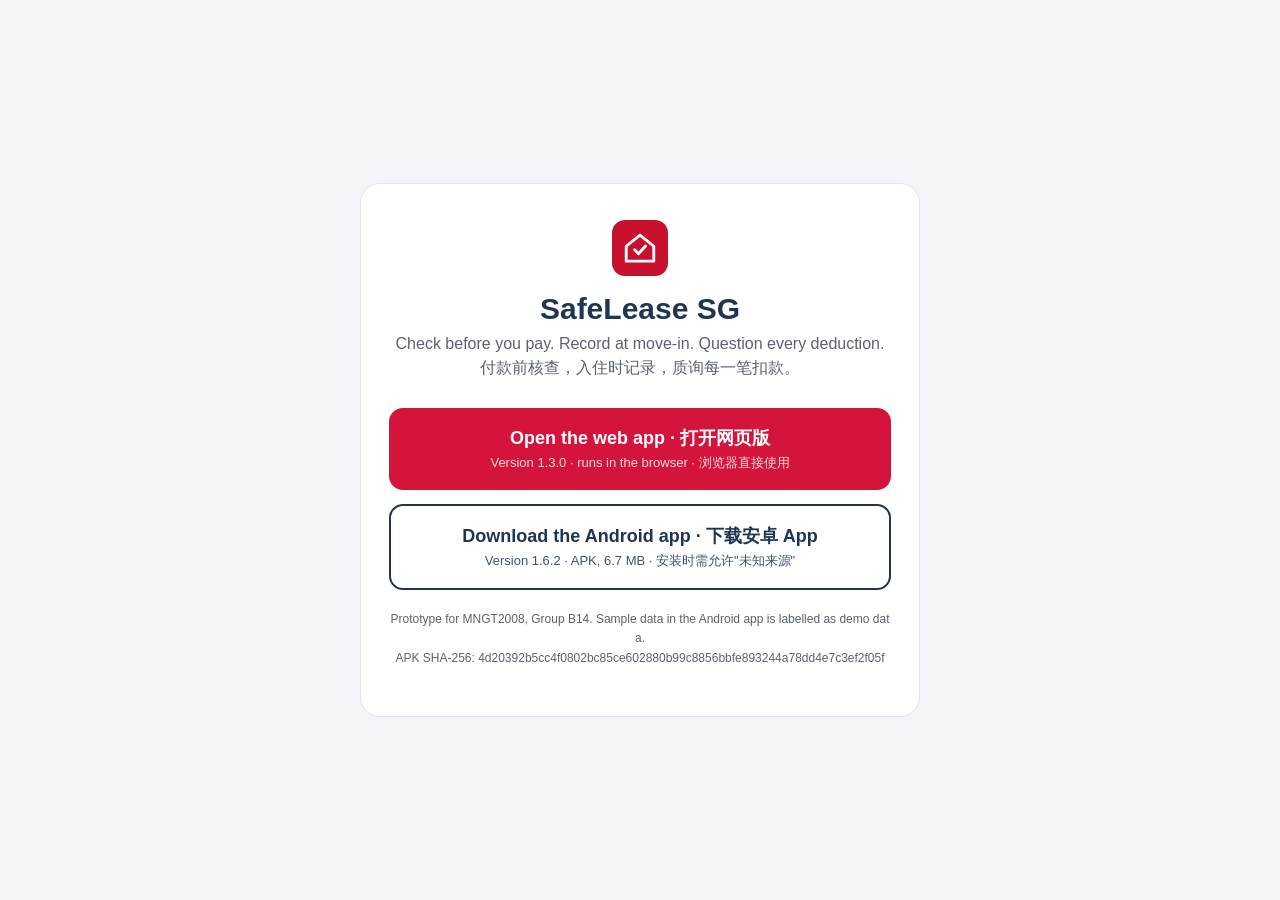
<file: index.html>
<!doctype html>
<html lang="en">
<head>
<meta charset="utf-8">
<meta name="viewport" content="width=device-width, initial-scale=1">
<title>SafeLease SG</title>
<link rel="icon" href="icon.svg">
<style>
:root{--red:#D4143A;--red-d:#B00C27;--ink:#1C2230;--muted:#5A6170;--line:#E1E4EA;--bg:#F3F5F8;--navy:#1F3554}
*{box-sizing:border-box}body{margin:0;font-family:Inter,Arial,Helvetica,sans-serif;background:var(--bg);color:var(--ink);min-height:100vh;display:flex;align-items:center;justify-content:center;padding:24px 16px}
main{width:100%;max-width:560px;background:#fff;border:1px solid var(--line);border-radius:20px;padding:36px 28px;text-align:center}
img{width:56px;height:56px}h1{margin:12px 0 6px;font-size:30px;color:var(--navy)}
.tag{margin:0 0 28px;color:var(--muted);line-height:1.5}
a.btn{display:block;text-decoration:none;border-radius:14px;padding:18px 20px;margin:0 0 14px;font-weight:700;font-size:18px}
a.web{background:var(--red);color:#fff}a.web:hover{background:var(--red-d)}
a.app{background:#fff;color:var(--navy);border:2px solid var(--navy)}a.app:hover{background:#EAEFF5}
a.btn span{display:block;font-weight:400;font-size:13px;margin-top:4px;opacity:.85}
.note{font-size:12px;color:var(--muted);line-height:1.6;margin-top:20px;word-break:break-all}
</style>
</head>
<body>
<main>
<img src="icon.svg" alt="">
<h1>SafeLease SG</h1>
<p class="tag">Check before you pay. Record at move-in. Question every deduction.<br>付款前核查，入住时记录，质询每一笔扣款。</p>
<a class="btn web" href="web/">Open the web app · 打开网页版<span>Version 1.3.0 · runs in the browser · 浏览器直接使用</span></a>
<a class="btn app" href="app/SafeLease-SG-1.6.2.apk" download>Download the Android app · 下载安卓 App<span>Version 1.6.2 · APK, 6.7 MB · 安装时需允许"未知来源"</span></a>
<p class="note">Prototype for MNGT2008, Group B14. Sample data in the Android app is labelled as demo data.<br>APK SHA-256: 4d20392b5cc4f0802bc85ce602880b99c8856bbfe893244a78dd4e7c3ef2f05f</p>
</main>
</body>
</html>
</file>
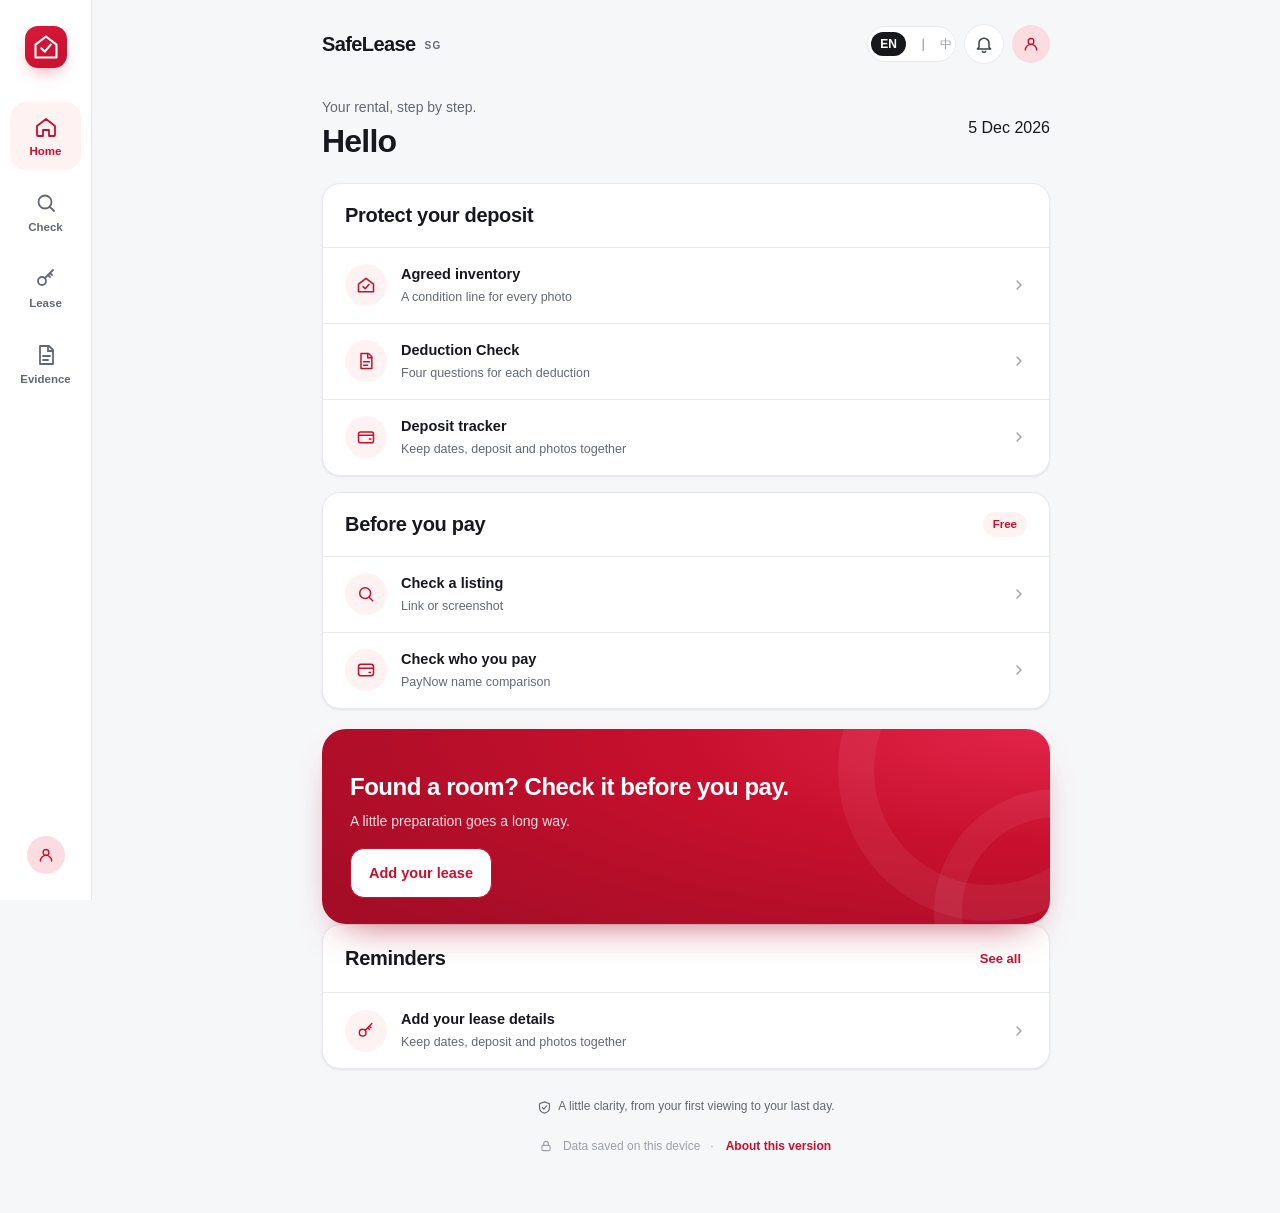
<file: web/index.html>
<!doctype html><html lang="en"><head><meta charset="UTF-8"><meta name="viewport" content="width=device-width,initial-scale=1,viewport-fit=cover,interactive-widget=resizes-content"><meta name="theme-color" content="#C8102E"><meta name="description" content="Check before you pay. Record before you move in. A rental companion for international students in Singapore."><title>SafeLease SG — Your rental, step by step</title><link rel="icon" href="icon.svg" type="image/svg+xml"><link rel="apple-touch-icon" href="icon-192.png"><link rel="manifest" href="manifest.webmanifest"><link rel="stylesheet" href="styles.css"></head><body><svg width="0" height="0" style="position:absolute"><defs>
<symbol id="i-home" viewBox="0 0 24 24"><path d="M3 11l9-7 9 7v9a1 1 0 0 1-1 1h-5v-6h-6v6H4a1 1 0 0 1-1-1z" fill="none" stroke="currentColor" stroke-width="1.8" stroke-linejoin="round"/></symbol>
<symbol id="i-search" viewBox="0 0 24 24"><circle cx="11" cy="11" r="6.5" fill="none" stroke="currentColor" stroke-width="1.8"/><path d="M20 20l-4.2-4.2" stroke="currentColor" stroke-width="1.8" stroke-linecap="round"/></symbol>
<symbol id="i-key" viewBox="0 0 24 24"><circle cx="8" cy="14" r="4" fill="none" stroke="currentColor" stroke-width="1.8"/><path d="M11 11l8-8M16 6l2 2M14 8l2 2" stroke="currentColor" stroke-width="1.8" stroke-linecap="round"/></symbol>
<symbol id="i-file" viewBox="0 0 24 24"><path d="M6 3h9l4 4v14H6z" fill="none" stroke="currentColor" stroke-width="1.8" stroke-linejoin="round"/><path d="M14 3v5h5M9 13h7M9 17h5" stroke="currentColor" stroke-width="1.8" fill="none" stroke-linecap="round"/></symbol>
<symbol id="i-cam" viewBox="0 0 24 24"><path d="M4 8h3l2-3h6l2 3h3v11H4z" fill="none" stroke="currentColor" stroke-width="1.8" stroke-linejoin="round"/><circle cx="12" cy="13" r="3.5" fill="none" stroke="currentColor" stroke-width="1.8"/></symbol>
<symbol id="i-check" viewBox="0 0 24 24"><path d="M5 12.5l4.5 4.5L19 7.5" fill="none" stroke="currentColor" stroke-width="2.4" stroke-linecap="round" stroke-linejoin="round"/></symbol>
<symbol id="i-warn" viewBox="0 0 24 24"><path d="M12 4l9 16H3z" fill="none" stroke="currentColor" stroke-width="2" stroke-linejoin="round"/><path d="M12 10v4M12 17v.5" stroke="currentColor" stroke-width="2.2" stroke-linecap="round"/></symbol>
<symbol id="i-arrow" viewBox="0 0 24 24"><path d="M5 12h13M13 6l6 6-6 6" fill="none" stroke="currentColor" stroke-width="2.2" stroke-linecap="round" stroke-linejoin="round"/></symbol>
<symbol id="i-circle" viewBox="0 0 24 24"><circle cx="12" cy="12" r="6" fill="none" stroke="currentColor" stroke-width="2"/></symbol>
<symbol id="i-stop" viewBox="0 0 24 24"><path d="M8.5 3h7L21 8.5v7L15.5 21h-7L3 15.5v-7z" fill="none" stroke="currentColor" stroke-width="2" stroke-linejoin="round"/><path d="M12 8v5M12 16v.5" stroke="currentColor" stroke-width="2.2" stroke-linecap="round"/></symbol>
<symbol id="i-lock" viewBox="0 0 24 24"><rect x="5" y="11" width="14" height="9" rx="2" fill="none" stroke="currentColor" stroke-width="1.9"/><path d="M8 11V8a4 4 0 0 1 8 0v3" fill="none" stroke="currentColor" stroke-width="1.9"/></symbol>
<symbol id="i-chev" viewBox="0 0 24 24"><path d="M9 6l6 6-6 6" fill="none" stroke="currentColor" stroke-width="2" stroke-linecap="round" stroke-linejoin="round"/></symbol>
<symbol id="i-back" viewBox="0 0 24 24"><path d="M15 6l-6 6 6 6" fill="none" stroke="currentColor" stroke-width="2.2" stroke-linecap="round" stroke-linejoin="round"/></symbol>
<symbol id="i-ext" viewBox="0 0 24 24"><path d="M14 4h6v6M20 4l-9 9M18 14v5H5V6h5" fill="none" stroke="currentColor" stroke-width="1.9" stroke-linecap="round" stroke-linejoin="round"/></symbol>
<symbol id="i-up" viewBox="0 0 24 24"><path d="M12 16V4M7 9l5-5 5 5M4 20h16" fill="none" stroke="currentColor" stroke-width="1.9" stroke-linecap="round" stroke-linejoin="round"/></symbol>
<symbol id="i-phone" viewBox="0 0 24 24"><path d="M6 3h4l2 5-2.5 1.5a11 11 0 0 0 5 5L16 12l5 2v4a2 2 0 0 1-2 2A16 16 0 0 1 4 5a2 2 0 0 1 2-2z" fill="none" stroke="currentColor" stroke-width="1.8" stroke-linejoin="round"/></symbol>
<symbol id="i-shield" viewBox="0 0 24 24"><path d="M12 3l8 3v6c0 4.5-3.4 8-8 9-4.6-1-8-4.5-8-9V6z" fill="none" stroke="currentColor" stroke-width="1.8" stroke-linejoin="round"/><path d="M8.5 12l2.5 2.5 4.5-5" fill="none" stroke="currentColor" stroke-width="1.8" stroke-linecap="round" stroke-linejoin="round"/></symbol>
<symbol id="i-bell" viewBox="0 0 24 24"><path d="M6 16V11a6 6 0 0 1 12 0v5l2 2H4zM10 20a2 2 0 0 0 4 0" fill="none" stroke="currentColor" stroke-width="1.8" stroke-linejoin="round"/></symbol>
<symbol id="i-clock" viewBox="0 0 24 24"><circle cx="12" cy="12" r="8.5" fill="none" stroke="currentColor" stroke-width="1.8"/><path d="M12 7.5V12l3 2" fill="none" stroke="currentColor" stroke-width="1.8" stroke-linecap="round"/></symbol>
<symbol id="i-share" viewBox="0 0 24 24"><path d="M12 3v12M7 8l5-5 5 5M5 13v7h14v-7" fill="none" stroke="currentColor" stroke-width="1.9" stroke-linecap="round" stroke-linejoin="round"/></symbol>
<symbol id="i-dl" viewBox="0 0 24 24"><path d="M12 4v11M7 10l5 5 5-5M4 20h16" fill="none" stroke="currentColor" stroke-width="1.9" stroke-linecap="round" stroke-linejoin="round"/></symbol>
<symbol id="i-copy" viewBox="0 0 24 24"><rect x="8" y="8" width="12" height="12" rx="2" fill="none" stroke="currentColor" stroke-width="1.8"/><path d="M16 8V5a1 1 0 0 0-1-1H5a1 1 0 0 0-1 1v10a1 1 0 0 0 1 1h3" fill="none" stroke="currentColor" stroke-width="1.8"/></symbol>
<symbol id="i-plus" viewBox="0 0 24 24"><path d="M12 5v14M5 12h14" stroke="currentColor" stroke-width="2.2" stroke-linecap="round"/></symbol>
<symbol id="i-x" viewBox="0 0 24 24"><path d="M6 6l12 12M18 6L6 18" stroke="currentColor" stroke-width="2.2" stroke-linecap="round"/></symbol>
<symbol id="i-info" viewBox="0 0 24 24"><circle cx="12" cy="12" r="8.5" fill="none" stroke="currentColor" stroke-width="1.8"/><path d="M12 11v5M12 8v.5" stroke="currentColor" stroke-width="2.2" stroke-linecap="round"/></symbol>
<symbol id="i-qr" viewBox="0 0 24 24"><path d="M4 4h6v6H4zM14 4h6v6h-6zM4 14h6v6H4zM14 14h2v2h-2zM18 14h2v2h-2zM14 18h2v2h-2zM18 18h2v2h-2z" fill="none" stroke="currentColor" stroke-width="1.6"/></symbol>
<symbol id="i-pen" viewBox="0 0 24 24"><path d="M4 20l4-1 11-11-3-3L5 16z" fill="none" stroke="currentColor" stroke-width="1.8" stroke-linejoin="round"/></symbol>
<symbol id="i-wallet" viewBox="0 0 24 24"><rect x="3" y="6" width="18" height="13" rx="2.5" fill="none" stroke="currentColor" stroke-width="1.8"/><path d="M3 10h18M16 14.5h2" stroke="currentColor" stroke-width="1.8" stroke-linecap="round"/></symbol>
<symbol id="i-user" viewBox="0 0 24 24"><circle cx="12" cy="8.5" r="3.8" fill="none" stroke="currentColor" stroke-width="1.8"/><path d="M4.5 20a7.5 7.5 0 0 1 15 0" fill="none" stroke="currentColor" stroke-width="1.8" stroke-linecap="round"/></symbol>
<symbol id="i-flag" viewBox="0 0 24 24"><path d="M5 21V4M5 4h11l-2 4 2 4H5" fill="none" stroke="currentColor" stroke-width="1.8" stroke-linejoin="round"/></symbol>
<symbol id="i-wifi" viewBox="0 0 24 24"><path d="M2 8.5a15 15 0 0 1 20 0M5 12a10 10 0 0 1 14 0M8.5 15.5a5 5 0 0 1 7 0" fill="none" stroke="currentColor" stroke-width="2" stroke-linecap="round"/><circle cx="12" cy="19" r="1.3" fill="currentColor"/></symbol>
<symbol id="i-globe" viewBox="0 0 24 24"><circle cx="12" cy="12" r="8.5" fill="none" stroke="currentColor" stroke-width="1.8"/><path d="M3.5 12h17M12 3.5c2.5 2.5 3.5 5.5 3.5 8.5s-1 6-3.5 8.5c-2.5-2.5-3.5-5.5-3.5-8.5s1-6 3.5-8.5z" fill="none" stroke="currentColor" stroke-width="1.6"/></symbol>
<symbol id="i-bolt" viewBox="0 0 24 24"><path d="M13 3L5 14h6l-1 7 8-11h-6z" fill="none" stroke="currentColor" stroke-width="1.8" stroke-linejoin="round"/></symbol>
<symbol id="i-house" viewBox="0 0 24 24"><path d="M3 11l9-7 9 7v9H3z" fill="none" stroke="currentColor" stroke-width="1.9" stroke-linejoin="round"/><path d="M8.5 14l2.5 2.5 4.5-5" fill="none" stroke="currentColor" stroke-width="1.9" stroke-linecap="round" stroke-linejoin="round"/></symbol>
<symbol id="i-sig" viewBox="0 0 24 24"><path d="M3 18h2v-3H3zM8 18h2v-6H8zM13 18h2V9h-2zM18 18h2V6h-2z" fill="currentColor"/></symbol>
<symbol id="i-bat" viewBox="0 0 28 14"><rect x=".5" y=".5" width="24" height="13" rx="3.5" fill="none" stroke="currentColor" opacity=".5"/><rect x="2.5" y="2.5" width="18" height="9" rx="2" fill="currentColor"/><path d="M26 5v4" stroke="currentColor" stroke-width="1.5" opacity=".5"/></symbol>
<symbol id="i-card" viewBox="0 0 24 24"><rect x="3" y="5" width="18" height="14" rx="3" fill="none" stroke="currentColor" stroke-width="1.8"/><path d="M3 10h18M15 15h3" stroke="currentColor" stroke-width="1.8"/></symbol><symbol id="i-upload" viewBox="0 0 24 24"><path d="M12 16V3m-5 5 5-5 5 5M4 15v5h16v-5" fill="none" stroke="currentColor" stroke-width="1.8" stroke-linecap="round" stroke-linejoin="round"/></symbol><symbol id="i-calendar" viewBox="0 0 24 24"><rect x="4" y="5" width="16" height="16" rx="2" fill="none" stroke="currentColor" stroke-width="1.8"/><path d="M8 3v4m8-4v4M4 11h16" fill="none" stroke="currentColor" stroke-width="1.8" stroke-linecap="round"/></symbol><symbol id="i-logo" viewBox="0 0 24 24"><path d="M3 10l9-7 9 7v11H3zM8 13l3 3 5-6" fill="none" stroke="currentColor" stroke-width="1.8" stroke-linecap="round" stroke-linejoin="round"/></symbol></defs></svg><a class="skip" href="#main">Skip to content</a><div id="app"></div><dialog id="dialog"></dialog><div id="toast" role="status" aria-live="polite"></div><script type="module" src="app.js"></script></body></html>
</file>
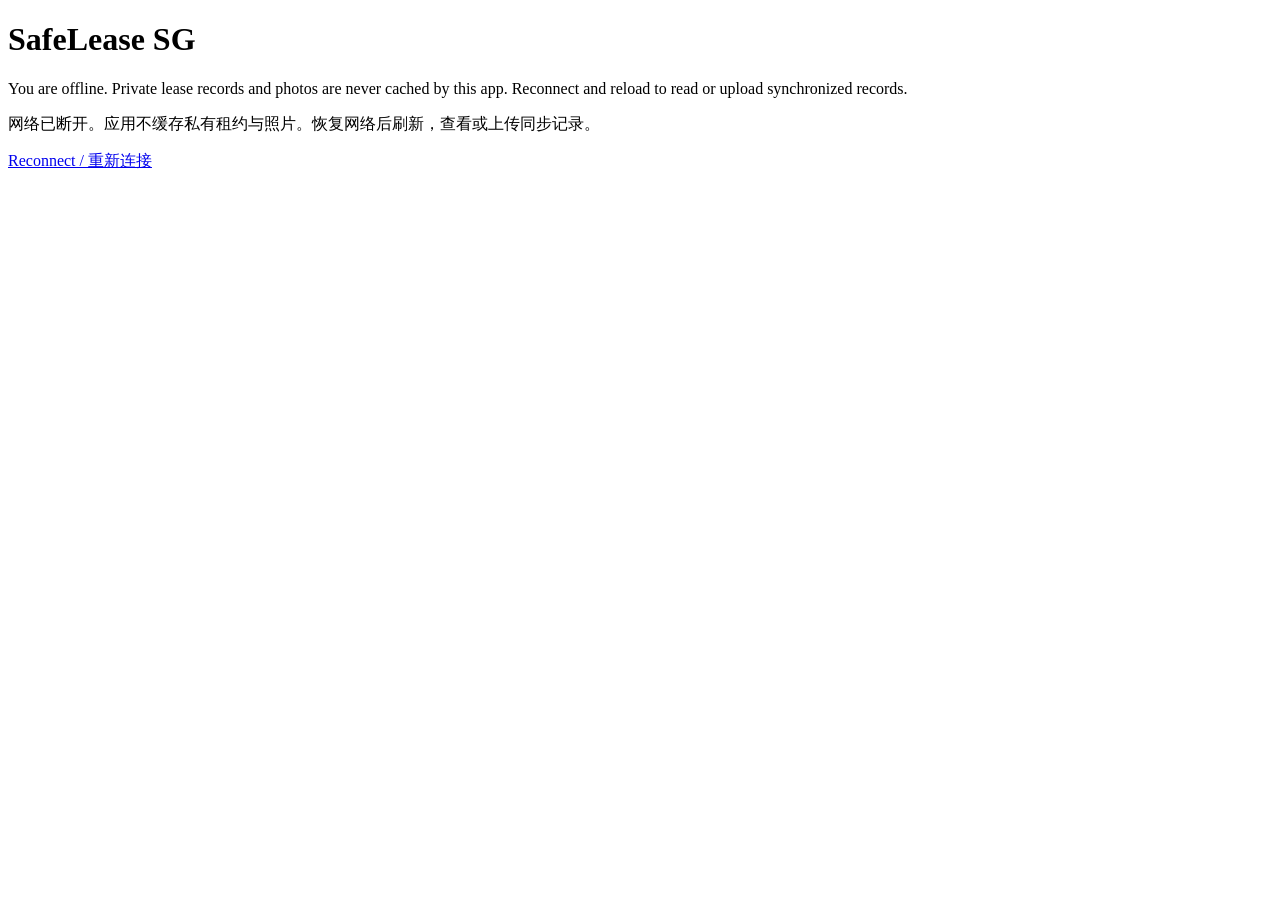
<file: android/source/app/src/main/assets/offline.html>
<!doctype html><html lang="en"><head><meta charset="utf-8"><meta name="viewport" content="width=device-width,initial-scale=1"><title>SafeLease offline</title></head><body><main><h1>SafeLease SG</h1><p>You are offline. Private lease records and photos are never cached by this app. Reconnect and reload to read or upload synchronized records.</p><p>网络已断开。应用不缓存私有租约与照片。恢复网络后刷新，查看或上传同步记录。</p><a href="/">Reconnect / 重新连接</a></main></body></html>
</file>
<file: web/styles.css>
/* SafeLease SG web 1.3.0 · red and white */
:root {
  --red: #C8102E;
  --pressed: #A50D26;
  --tint: #FEF2F3;
  --pink: #FBDDE1;
  --rose: #F5B5BE;
  --ink: #16181D;
  --ink2: #3A3F4A;
  --muted: #626873;
  --faint: #9AA0A9;
  --line: #E8E9ED;
  --line2: #F1F2F4;
  --canvas: #F6F7F9;
  --surface: #FFFFFF;
  --ok: #167A3E;
  --okbg: #E9F6EE;
  --warn: #9B4A08;
  --warnbg: #FFF5E5;
  --stop: #7A0A1C;
  --shadow-sm: 0 1px 2px rgba(16, 24, 40, .04), 0 1px 3px rgba(16, 24, 40, .05);
  --shadow-md: 0 2px 4px rgba(16, 24, 40, .04), 0 8px 24px -6px rgba(16, 24, 40, .10);
  --shadow-red: 0 8px 18px -8px rgba(200, 16, 46, .55);
  --r-card: 18px;
  --r-ctrl: 14px;
  --ease: cubic-bezier(.2, .8, .2, 1);
  color-scheme: light dark;
  font-family: Inter, -apple-system, BlinkMacSystemFont, "Segoe UI", Roboto, "PingFang SC", "Hiragino Sans GB", "Microsoft YaHei", sans-serif;
  font-size: 16px;
  color: var(--ink);
  background: var(--canvas);
}
* { box-sizing: border-box }
html { scroll-padding-bottom: 96px; -webkit-text-size-adjust: 100% }
body { margin: 0; background: var(--canvas); -webkit-font-smoothing: antialiased; font-feature-settings: "cv11", "ss01" }
button, input, textarea, select { font: inherit }
button, a, input, textarea, select { -webkit-tap-highlight-color: transparent }
button { cursor: pointer; transition: background-color .18s, border-color .18s, color .18s, box-shadow .18s, transform .09s }
button, a { touch-action: manipulation }
button:active:not(:disabled) { transform: scale(.98) }
button:disabled { cursor: not-allowed }
a { color: var(--red); text-decoration: none }
a:hover { text-decoration: underline }
:focus-visible { outline: 3px solid var(--red); outline-offset: 3px }
svg { width: 24px; height: 24px; display: block; flex-shrink: 0 }
body > svg { width: 0; height: 0 }
button svg { pointer-events: none }
.skip { position: fixed; top: 12px; left: 12px; z-index: 30; width: 1px; height: 1px; overflow: hidden; clip-path: inset(50%); white-space: nowrap }
.skip:focus-visible { width: auto; height: auto; clip-path: none; background: var(--surface); padding: 12px 16px; border-radius: 10px; box-shadow: var(--shadow-md) }
#main:focus { outline: none }
h1, h2, h3, p { margin: 0 }
h1 { font-size: 30px; line-height: 1.2; letter-spacing: -.025em; font-weight: 760 }
h2 { font-size: 20px; line-height: 1.35; letter-spacing: -.015em; font-weight: 700 }
h3 { font-size: 16px; line-height: 1.45; font-weight: 650 }
p { font-size: 14px; line-height: 1.6 }
strong { font-weight: 680 }
.muted, .caption { color: var(--muted) }
.caption { font-size: 12.5px; line-height: 1.55 }
.eyebrow { font-size: 11px; letter-spacing: .12em; font-weight: 700; text-transform: uppercase }
.red { color: var(--red) }
.small { font-size: 13px }
.row { display: flex; align-items: center; gap: 12px }
.between { justify-content: space-between }
.start { align-items: flex-start }
.wrap { flex-wrap: wrap }
.stack { display: flex; flex-direction: column; gap: 16px }
.gap8 { gap: 8px }
.grow { flex: 1; min-width: 0 }
.mt { margin-top: 16px }
.mt8 { margin-top: 8px }
.full { width: 100% }
.center { text-align: center }
.hidden { display: none !important }
.bottom-space { margin-bottom: 20px }
main, section, .card { min-width: 0 }
button, .tag { overflow-wrap: anywhere }

/* ---------- navigation ---------- */
.rail { position: fixed; inset: 0 auto 0 0; width: 92px; background: var(--surface); border-right: 1px solid var(--line); display: flex; flex-direction: column; align-items: center; padding: 26px 10px; z-index: 6; gap: 8px }
.brandmark { width: 42px; height: 42px; border-radius: 13px; background: linear-gradient(150deg, #D8183A, var(--red)); display: grid; place-items: center; color: #fff; flex: none; box-shadow: var(--shadow-red) }
.brandmark svg { width: 28px; height: 28px }
.rail .brandmark { margin-bottom: 26px }
.navitem { border: 0; background: none; color: var(--muted); display: flex; align-items: center; justify-content: center; flex-direction: column; gap: 6px; min-height: 68px; width: 100%; border-radius: 16px; font-size: 11.5px; font-weight: 600; position: relative }
.navitem:hover { background: var(--line2); color: var(--ink2) }
.navitem.active { color: var(--red); background: var(--tint) }
.rail .profile { margin-top: auto }
.avatar { width: 38px; height: 38px; background: var(--pink); color: var(--red); border-radius: 50%; display: grid; place-items: center; font-size: 12.5px; font-weight: 750; border: 0; letter-spacing: .02em }
.avatar svg { width: 18px; height: 18px }
.shell { margin-left: 92px; min-height: 100dvh }
.shell.bare { margin-left: 0 }
.topbar { height: 88px; max-width: 800px; margin: auto; padding: 0 36px; display: flex; align-items: center; justify-content: space-between }
.wordmark { font-size: 20px; font-weight: 760; letter-spacing: -.03em; color: var(--ink) }
.wordmark:hover { text-decoration: none }
.wordmark .brandtext { color: var(--ink) }
.wordmark .region { font-size: 10px; letter-spacing: .12em; margin-left: 4px; color: var(--muted); font-weight: 700; vertical-align: 2px }
.topbar .brandmark { display: none }
.shell.bare .topbar .brandmark { display: grid; width: 34px; height: 34px; border-radius: 11px }
.shell.bare .topbar .brandmark svg { width: 22px; height: 22px }
.iconbtn { border: 1px solid var(--line); background: var(--surface); color: var(--ink2); border-radius: 50%; width: 40px; height: 40px; display: grid; place-items: center; position: relative }
.iconbtn:hover { border-color: var(--rose); color: var(--red) }
.iconbtn svg { width: 20px; height: 20px }
.dot { position: absolute; right: 8px; top: 7px; background: var(--red); border: 2px solid var(--surface); border-radius: 50%; width: 10px; height: 10px }
.lang { border: 1px solid var(--line); background: var(--surface); border-radius: 20px; color: var(--faint); padding: 3px; font-size: 12px; min-height: 36px; display: inline-flex; align-items: center; gap: 2px }
.lang > * { padding: 5px 9px; border-radius: 16px; font-weight: 600 }
.lang strong { background: var(--ink); color: var(--surface) }
.lang:hover { border-color: var(--rose) }
.offline { background: var(--warnbg); color: var(--warn); font-size: 12.5px; padding: 10px 12px; display: flex; align-items: center; justify-content: center; gap: 8px }
.offline svg { width: 16px; height: 16px }

/* ---------- page ---------- */
main { max-width: 800px; margin: auto; padding: 8px 36px 56px; animation: appear .26s var(--ease) }
.pagehead { margin-bottom: 24px }
.pagehead p { margin-top: 8px; font-size: 15px }
.back { border: 0; color: var(--muted); background: none; padding: 6px 10px 6px 2px; display: inline-flex; align-items: center; gap: 4px; font-size: 13px; font-weight: 600; margin: -6px 0 14px; min-height: 36px; border-radius: 10px }
.back:hover { color: var(--red) }
.back svg { width: 18px; height: 18px }
.greeting { margin-bottom: 22px }
.greeting h1 { margin-top: 4px; font-size: 32px }
.card { background: var(--surface); border: 1px solid var(--line); border-radius: var(--r-card); padding: 22px; box-shadow: var(--shadow-sm) }
.card.flush { padding: 0; overflow: hidden }
.card.pink { background: var(--tint); border-color: var(--pink) }
.card-title { margin-bottom: 18px }
.cardhead { padding: 18px 22px; border-bottom: 1px solid var(--line) }
.footer-note { display: flex; justify-content: center; align-items: center; gap: 6px; font-size: 12px; color: var(--muted); margin-top: 28px; line-height: 1.6; text-align: center }
.footer-note svg { width: 15px; height: 15px }
.demo-line { display: flex; align-items: center; flex-wrap: wrap; gap: 4px 10px; margin-top: 18px; font-size: 12px; color: var(--faint); justify-content: center }
.demo-line svg { width: 14px; height: 14px }
.demo-line button { font-size: 12px; color: var(--red); padding: 4px 2px; border: 0; background: none; font-weight: 600 }

/* ---------- hero ---------- */
.hero { background: radial-gradient(120% 140% at 100% 0%, #E2254A 0%, var(--red) 42%, #A50D26 100%); border-radius: 24px; padding: 26px 28px; color: #fff; position: relative; overflow: hidden; box-shadow: 0 18px 40px -22px rgba(165, 13, 38, .8) }
.hero:before, .hero:after { content: ""; position: absolute; width: 230px; height: 230px; right: -90px; top: -110px; border: 36px solid rgba(255, 255, 255, .06); border-radius: 50%; pointer-events: none }
.hero:after { right: -130px; top: 60px; width: 190px; height: 190px; border-width: 28px }
.hero > * { position: relative }
.hero .eyebrow { color: rgba(255, 255, 255, .82) }
.hero h2 { font-size: 24px; max-width: 560px; letter-spacing: -.02em; line-height: 1.3; margin-top: 16px }
.hero p, .hero-meta { color: rgba(255, 255, 255, .86) }
.hero-meta { margin-top: 6px; font-size: 14px }
.hero .tag { background: rgba(255, 255, 255, .16); color: #fff; font-size: 11px; backdrop-filter: blur(4px) }
.hero .progress { background: rgba(255, 255, 255, .24) }
.hero .progress i { background: #fff }
.hero.compact { padding: 22px 24px }
.hero.compact h2 { margin-top: 6px; font-size: 22px }
.hero-icon { width: 44px; height: 44px; border-radius: 50%; background: rgba(255, 255, 255, .14); display: grid; place-items: center; flex: none }
.hero-icon svg { width: 22px; height: 22px }
.hero-foot, .hero-dates { margin-top: 10px; font-size: 12.5px; color: rgba(255, 255, 255, .82); gap: 4px 12px }
.hero-next { width: 100%; margin-top: 22px; padding: 16px 0 0; border: 0; border-top: 1px solid rgba(255, 255, 255, .2); background: none; color: #fff; display: flex; gap: 16px; align-items: center; text-align: left }
.hero-next .eyebrow { display: block; font-size: 10.5px }
.hero-next strong { font-size: 16px; line-height: 1.4; display: block; margin-top: 4px }
.hero-sub { display: block; margin-top: 2px; font-size: 13px; color: rgba(255, 255, 255, .8) }
.round-arrow { background: #fff; color: var(--red); border-radius: 50%; width: 46px; height: 46px; display: grid; place-items: center; flex: none; box-shadow: 0 6px 16px -6px rgba(0, 0, 0, .35); transition: transform .2s var(--ease) }
.hero-next:hover .round-arrow { transform: translateX(3px) }
.hero-next:focus-visible { outline-color: #fff }
.money { font-size: 46px; font-weight: 780; letter-spacing: -.03em; margin: 10px 0 6px; font-variant-numeric: tabular-nums }

/* stage track */
.stages { --p: 0%; position: relative; margin-top: 24px }
.stagebar { position: absolute; left: 10%; right: 10%; top: 6px; height: 4px; border-radius: 4px; background: rgba(255, 255, 255, .24) }
.stagebar i { display: block; height: 100%; width: var(--p); background: #fff; border-radius: 4px; animation: progress .8s var(--ease) }
.stages ol { list-style: none; margin: 0; padding: 0; display: grid; grid-template-columns: repeat(5, 1fr); position: relative }
.stages li { display: flex; flex-direction: column; align-items: center; gap: 8px; font-size: 12px; color: rgba(255, 255, 255, .7); text-align: center }
.sdot { width: 16px; height: 16px; border-radius: 50%; background: #C01A38; border: 2px solid rgba(255, 255, 255, .45) }
.stages li.done .sdot { background: #fff; border-color: #fff }
.stages li.current { color: #fff; font-weight: 700 }
.stages li.current .sdot { background: #fff; border-color: #fff; box-shadow: 0 0 0 5px rgba(255, 255, 255, .25) }

/* ---------- home ---------- */
.demo-banner { display: flex; align-items: center; gap: 14px; padding: 14px 16px; margin-bottom: 18px; border-radius: 16px; background: var(--surface); border: 1px dashed var(--rose) }
.demo-banner h3 { font-size: 14px }
.demo-banner p { font-size: 12.5px; color: var(--muted); margin-top: 2px }
.textbtn.inline { display: inline-flex; align-items: center; gap: 4px; padding: 6px 0 0; margin-top: 2px; background: none }
.textbtn.inline svg { width: 15px; height: 15px }
.textbtn.inline:hover { background: none; text-decoration: underline }
.actions { display: grid; grid-template-columns: 1fr 1fr; gap: 16px; margin: 18px 0 24px }
.action-card { text-align: left; color: var(--ink); position: relative; min-height: 150px; display: flex; flex-direction: column; align-items: flex-start }
.action-card:hover { border-color: var(--rose); box-shadow: var(--shadow-md); transform: translateY(-1px) }
.action-card .circle { margin-bottom: 18px }
.action-card h3 { font-size: 16.5px; width: 100% }
.action-card p { margin-top: 4px; font-size: 13px; color: var(--muted); width: 100% }
.action-card > .arrow { position: absolute; right: 22px; top: 30px; width: 18px; color: var(--faint); transition: transform .2s var(--ease), color .2s }
.action-card:hover > .arrow { transform: translateX(3px); color: var(--red) }
.circle { width: 42px; height: 42px; background: var(--tint); border-radius: 50%; color: var(--red); display: grid; place-items: center; flex: none }
.circle svg { width: 20px }
.circle.warn { color: var(--warn); background: var(--warnbg) }
.circle.gray { color: #536172; background: #EEF1F5 }
.circle.ok { color: var(--ok); background: var(--okbg) }
.circle.stop { color: var(--stop); background: #FBE7EA }
.circle.big { width: 96px; height: 96px }
.circle.big svg { width: 40px; height: 40px }
.textbtn { border: 0; background: none; color: var(--red); font-size: 13px; font-weight: 650; padding: 8px 6px; border-radius: 8px; align-self: center }
.textbtn:hover { background: var(--tint) }
.listrow { display: flex; align-items: center; gap: 14px; padding: 16px 22px; border: 0; border-bottom: 1px solid var(--line); background: transparent; color: var(--ink); text-align: left; width: 100%; min-height: 74px }
.listrow:last-child { border-bottom: 0 }
.listrow:hover { background: var(--canvas) }
.listrow h3 { font-size: 14.5px }
.listrow p { font-size: 12.5px; margin-top: 2px; color: var(--muted) }
.chevron { width: 16px; color: var(--faint) }

/* ---------- tags, buttons, forms ---------- */
.tag { display: inline-flex; align-items: center; gap: 5px; font-size: 11.5px; font-weight: 650; border-radius: 30px; padding: 4px 10px; line-height: 1.45; background: #EEF1F5; color: #4B596B; white-space: nowrap }
.tag svg { width: 12px; height: 12px }
.tag.warn { background: var(--warnbg); color: var(--warn) }
.tag.ok { background: var(--okbg); color: var(--ok) }
.tag.red { background: var(--tint); color: var(--red) }
.tag.none { background: var(--line2); color: var(--muted); box-shadow: inset 0 0 0 1px var(--line) }
.btn { display: flex; align-items: center; justify-content: center; gap: 8px; min-height: 50px; padding: 12px 18px; border: 1px solid var(--red); border-radius: var(--r-ctrl); background: var(--red); color: #fff; font-size: 14.5px; font-weight: 650; text-align: center; box-shadow: var(--shadow-red); text-decoration: none }
.btn:hover { background: var(--pressed); border-color: var(--pressed); color: #fff; text-decoration: none }
.btn.secondary { background: var(--surface); color: var(--red); box-shadow: none }
.btn.secondary:hover { background: var(--tint); color: var(--red) }
.btn.ghost { border-color: var(--line); background: var(--surface); color: var(--ink2); box-shadow: var(--shadow-sm) }
.btn.ghost:hover { border-color: var(--rose); color: var(--red); background: var(--surface) }
.btn.ghost.done-btn { color: var(--ok); border-color: #c6e5d0; background: var(--okbg) }
.btn.small { min-height: 40px; padding: 8px 14px; font-size: 12.5px; border-radius: 12px }
.btn.danger { background: var(--stop); border-color: var(--stop); box-shadow: none }
.btn.danger:hover { background: #5E0715 }
.btn:disabled, .btn:disabled:hover { background: var(--line2); border-color: var(--line); color: var(--faint); box-shadow: none; transform: none }
.btn svg { width: 19px; height: 19px }
.btn.small svg { width: 16px; height: 16px }
.field { display: flex; flex-direction: column; gap: 8px; font-size: 12.5px; font-weight: 650; color: var(--ink2) }
input, textarea, select { width: 100%; border: 1.5px solid var(--line); border-radius: 12px; padding: 12px 14px; background: var(--surface); color: var(--ink); font-size: 15px; min-height: 48px; transition: border-color .15s, box-shadow .15s }
input:hover, textarea:hover, select:hover { border-color: #D6D8DE }
input:focus, textarea:focus, select:focus { outline: 0; border-color: var(--red); box-shadow: 0 0 0 4px var(--tint) }
input::placeholder, textarea::placeholder { color: var(--faint); font-weight: 400 }
input[type=checkbox], input[type=radio] { width: 20px; height: 20px; min-height: 20px; accent-color: var(--red); flex: none }
input[type=range] { padding: 0; min-height: 0; accent-color: var(--red) }
textarea { resize: vertical; min-height: 105px; line-height: 1.6 }
.grid2 { display: grid; grid-template-columns: 1fr 1fr; gap: 14px }
.btnpair { display: grid; grid-template-columns: 1fr 1fr; gap: 12px }
.divider { display: flex; align-items: center; gap: 12px; font-size: 12px; color: var(--faint); margin: 18px 0 }
.divider:before, .divider:after { content: ""; height: 1px; background: var(--line); flex: 1 }
.upload { background: var(--tint); border: 1.5px dashed var(--rose); border-radius: 14px; padding: 20px; display: flex; align-items: center; justify-content: center; gap: 14px; text-align: left; color: var(--red); width: 100% }
.upload:hover { border-color: var(--red) }
.upload .caption { display: block; margin-top: 4px }
.info { padding: 15px 16px; border-radius: 14px; background: var(--tint); color: var(--ink2); font-size: 13.5px; line-height: 1.65 }
.info svg { color: var(--red); width: 20px }
.notice-banner { padding: 12px 14px; border: 1px solid var(--line); border-radius: 12px; font-size: 12.5px; color: var(--muted); background: var(--surface); line-height: 1.6; display: flex; gap: 10px; align-items: flex-start; overflow-wrap: anywhere }
.notice-banner svg { width: 18px; height: 18px; color: var(--faint); margin-top: 1px }
.warning { padding: 18px; border-radius: 16px; background: var(--warnbg); border: 1px solid #F6D9A8; color: var(--warn) }
.warning h3 { font-size: 15px }
.warning p { font-size: 13.5px; margin-top: 6px; color: #7A3B06 }
.warning > .row > svg { margin-top: 2px }
.warning .caption { color: #8E5A2B }
.small-warning { padding: 12px 14px; font-size: 13px; line-height: 1.55 }
.stop { background: var(--stop); color: #fff; padding: 22px; border-radius: 18px; animation: shake .3s }
.stop p { color: rgba(255, 253, 241, .86); margin-top: 8px }
.stop .btn.secondary { border-color: #fff }
.success { background: var(--okbg); border: 1px solid #c6e5d0; color: var(--ok); border-radius: 16px; padding: 18px }
.success p { color: #1D5E36 }
.toggle { width: 46px; height: 28px; border-radius: 20px; border: 0; background: #B5BAC4; padding: 3px; display: flex; flex: none }
.toggle:after { content: ""; width: 22px; height: 22px; border-radius: 50%; background: #fff; transition: transform .2s var(--ease); box-shadow: 0 1px 3px rgba(0, 0, 0, .2) }
.toggle.on { background: var(--red) }
.toggle.on:after { transform: translateX(18px) }
.chips { display: flex; gap: 8px; flex-wrap: wrap }
.chip { border: 1px solid var(--line); border-radius: 22px; background: var(--surface); color: var(--ink2); min-height: 38px; padding: 8px 14px; font-size: 13px; font-weight: 600; display: inline-flex; align-items: center; gap: 6px }
.chip svg { width: 14px; height: 14px; color: var(--ok) }
.chip:hover { border-color: var(--rose) }
.chip.active { background: var(--red); border-color: var(--red); color: #fff }
.chip.active svg { color: #fff }
.mono { font-family: ui-monospace, SFMono-Regular, Menlo, monospace; letter-spacing: 2px }

/* ---------- step blocks ---------- */
.stepblock { display: flex; flex-direction: column; gap: 12px }
.stepblock + .stepblock { padding-top: 6px }
.stephead { display: flex; align-items: flex-start; gap: 12px }
.stephead h2 { font-size: 17px }
.stepnum { width: 28px; height: 28px; border-radius: 50%; background: var(--ink); color: var(--surface); font-size: 13px; font-weight: 750; display: grid; place-items: center; flex: none; margin-top: -1px }

/* ---------- check ---------- */
.source { font-size: 11.5px; color: var(--muted); margin-top: 12px; line-height: 1.55; padding-top: 10px; border-top: 1px dashed var(--line) }
.statuscard { overflow-wrap: anywhere; border-left: 4px solid var(--line) }
.statuscard.st-warning { border-left-color: #E9A23B }
.statuscard.st-checked { border-left-color: var(--ok) }
.statuscard.st-step { border-left-color: var(--red) }
.statuscard h3 { font-size: 15.5px }
.statuscard > p { margin-top: 10px }
.phone-line { margin-top: 10px; font-size: 15px; font-variant-numeric: tabular-nums }
.checklist label { padding: 2px 0 }
.sample-row .caption { margin-right: 2px }
.comparator { display: flex; gap: 16px; flex-wrap: wrap }
.word { display: flex; gap: 5px }
.letter-cell { display: flex; flex-direction: column; text-align: center; gap: 8px; font: 17px ui-monospace, monospace }
.letter-cell b { border-bottom: 2px solid var(--line); padding: 4px }
.letter-cell.match b { border-color: var(--ok); color: var(--ok) }
.letter-cell.miss b { border-color: var(--stop); color: var(--stop); text-decoration: line-through }
.letter-cell span { font-size: 13px; color: var(--muted) }
.spinner { width: 80px; height: 80px; border: 5px solid var(--pink); border-top-color: var(--red); border-radius: 50%; animation: spin 1s linear infinite; margin: 22px auto }

/* ---------- timeline ---------- */
.progress { height: 6px; background: var(--line); border-radius: 6px; overflow: hidden; margin-top: 12px }
.progress i { display: block; height: 100%; background: var(--red); border-radius: 6px; animation: progress .7s var(--ease) }
.timeline { display: flex; flex-direction: column }
.timeline-row { display: flex; gap: 14px; position: relative; padding-bottom: 24px; align-items: flex-start }
.timeline-row:last-child { padding-bottom: 0 }
.timeline-row:before { content: ""; position: absolute; left: 14px; top: 32px; bottom: 2px; width: 2px; border-radius: 2px; background: var(--line) }
.timeline-row:last-child:before { display: none }
.step-dot { border: 1.5px solid var(--line); width: 30px; height: 30px; border-radius: 50%; display: grid; place-items: center; flex: none; color: var(--muted); font-size: 12px; font-weight: 700; background: var(--surface) }
.step-dot.done { color: #fff; background: var(--red); border-color: var(--red) }
.step-dot.current { color: var(--red); border-color: var(--red); box-shadow: 0 0 0 4px var(--tint) }
.step-dot svg { width: 16px; height: 16px }
.step-btn { width: 100%; border: 0; background: none; color: var(--ink); text-align: left; padding: 0 0 22px; align-items: center; border-radius: 12px }
.step-btn:last-child { padding-bottom: 0 }
.step-btn:before { top: 34px }
.step-btn strong { display: block; font-size: 14.5px }
.step-btn .caption { display: block; margin-top: 2px }
.step-btn:hover strong { color: var(--red) }
.step-btn .tag { flex: none }
.steps-card { padding-bottom: 22px }

/* ---------- record ---------- */
.roomtabs { display: flex; flex-direction: column; gap: 8px }
.roomtab { display: flex; align-items: center; gap: 12px; width: 100%; border: 1px solid var(--line); background: var(--surface); border-radius: 14px; padding: 12px 14px; min-height: 58px; color: var(--ink); text-align: left; font-weight: 600; font-size: 14.5px; box-shadow: var(--shadow-sm) }
.roomtab:hover { border-color: var(--rose) }
.roomtab-icon { width: 32px; height: 32px; border-radius: 50%; background: var(--tint); color: var(--red); display: grid; place-items: center; flex: none }
.roomtab-icon svg { width: 16px; height: 16px }
.roomtab-name { flex: 1; min-width: 0 }
.roomtab .count { font-size: 12.5px; color: var(--red); font-variant-numeric: tabular-nums; font-weight: 700 }
.roomtab.done .roomtab-icon { background: var(--okbg); color: var(--ok) }
.roomtab.done .count { color: var(--ok) }
.roomtab.active { border-color: var(--red); background: var(--tint); box-shadow: 0 0 0 3px var(--tint) }
.photos { display: grid; grid-template-columns: repeat(2, 1fr); gap: 12px }
.photo { padding: 8px; text-align: left; overflow: hidden; color: var(--ink); display: flex; flex-direction: column; gap: 4px }
.photo:hover { border-color: var(--rose) }
.photo img { width: 100%; aspect-ratio: 1.5; object-fit: cover; border-radius: 11px; background: var(--line2) }
.photo-note { padding: 4px 3px 0 }
.photo .caption { padding: 0 3px 3px; display: flex; align-items: center; gap: 4px; font-size: 11px }
.photo .caption svg { width: 12px; height: 12px }
.photo-empty { background: var(--line2); border: 1.5px dashed var(--line); border-radius: 14px; min-height: 150px; display: flex; flex-direction: column; gap: 8px; align-items: center; justify-content: center; color: var(--faint); font-size: 13px; padding: 16px; text-align: center }
.todo-list { display: flex; flex-direction: column; gap: 6px; padding: 12px; border-radius: 14px; background: var(--canvas) }
.todo-list .eyebrow { font-size: 10.5px; margin: 2px 4px 4px }
.todo { display: flex; align-items: center; gap: 10px; width: 100%; padding: 10px 10px; border: 0; border-radius: 10px; background: var(--surface); color: var(--ink); font-size: 13.5px; font-weight: 600; text-align: left; box-shadow: var(--shadow-sm) }
.todo svg { width: 16px; height: 16px; color: var(--red) }
.todo:hover { color: var(--red) }
.inv-list { display: flex; flex-direction: column; border-top: 1px solid var(--line) }
.inv-item { display: flex; flex-direction: column; align-items: flex-start; gap: 3px; padding: 11px 4px; border: 0; border-bottom: 1px solid var(--line); background: transparent; color: var(--ink); text-align: left; width: 100%; font-size: 14px; font-weight: 600 }
.inv-item:hover { background: var(--canvas) }
.inv-item .eyebrow { font-size: 10px }
.compare img { border-radius: 12px; aspect-ratio: 4 / 3; object-fit: cover }

/* ---------- evidence ---------- */
.letterpaper { font-family: Georgia, "Noto Serif SC", "Songti SC", serif; line-height: 1.85; background: #fff; color: #222; padding: 32px; border: 1px solid var(--line); border-radius: 8px; min-height: 340px; white-space: pre-wrap; font-size: 15px; box-shadow: var(--shadow-md); position: relative }
.letterpaper:before { content: ""; position: absolute; left: 0; right: 0; top: 0; height: 4px; background: var(--red); border-radius: 8px 8px 0 0 }
.letterpaper:focus { outline: 2px solid var(--red); outline-offset: 2px }
.letterpaper.plain { border: 0; padding: 24px 0; min-height: 0; box-shadow: none }
.letterpaper.plain:before { display: none }
.attachments label { padding: 12px 0; border-bottom: 1px solid var(--line) }
.attachments label:first-child { padding-top: 0 }
.attachments label:last-child { border-bottom: 0; padding-bottom: 0 }
.attachments svg { color: var(--faint) }
.dq { display: flex; gap: 10px; align-items: flex-start; padding: 10px 0; border-top: 1px solid var(--line) }
.dq:first-of-type { border-top: 0 }
.dq .qn { width: 24px; height: 24px; border-radius: 50%; background: var(--line2); color: var(--ink2); font-size: 12px; font-weight: 700; display: grid; place-items: center; flex: none; margin-top: 2px }
.dq .strong { display: block; font-weight: 650 }
.dq-head { display: flex; align-items: center; justify-content: space-between; gap: 8px; margin-bottom: 6px }
.dq input { min-height: 42px; padding: 9px 11px; font-size: 14px }
.dq .grow { flex: 1; min-width: 0 }
.ded { border-left: 4px solid var(--rose) }
.print-page { background: #fff; color: #222; padding: 32px; border-radius: 10px; border: 1px solid var(--line) }
.print-brand { padding-bottom: 16px; border-bottom: 3px solid #C8102E }
.print-brand strong { color: #C8102E }
.print-photos { display: grid; grid-template-columns: repeat(2, 1fr); gap: 15px }
.print-photos img { width: 100%; max-height: 250px; object-fit: contain }
.print-photos figure { margin: 0; break-inside: avoid }
.print-photos figcaption { font-size: 10px; overflow-wrap: anywhere }

/* ---------- profile, onboarding ---------- */
.profile-big { width: 60px; height: 60px; font-size: 20px; flex: none }
.settings-heading { padding: 8px 4px 0; font-size: 11px; color: var(--muted); letter-spacing: .12em; font-weight: 700; text-transform: uppercase }
.unread { background: var(--tint) }
.empty { padding: 36px 28px; text-align: center; display: flex; flex-direction: column; align-items: center }
.empty .circle { margin: 0 auto 16px; width: 64px; height: 64px }
.empty p { margin-top: 8px; max-width: 420px }
.empty > .btn, .empty > .stack { margin-top: 22px; min-width: 220px }
.onboard { max-width: 520px; margin: 0 auto; text-align: center; padding-top: 8px }
.onboard-art { padding: 44px 20px; background: radial-gradient(120% 120% at 50% 0%, #fff 0%, var(--tint) 70%); border: 1px solid var(--pink); border-radius: 28px; display: flex; justify-content: center; gap: 22px; margin-bottom: 28px }
.onboard-art .circle { width: 92px; height: 92px; background: #fff; box-shadow: var(--shadow-md) }
.onboard-art .circle + .circle { transform: translateY(16px) }
.onboard-art svg { width: 40px; height: 40px }
.intro-title { font-size: 32px; margin: 10px 0 12px }
.onboard > .muted { font-size: 15.5px; max-width: 420px; margin: 0 auto }
.dots { display: flex; justify-content: center; gap: 8px; margin: 26px 0 24px }
.dots button { width: 8px; height: 8px; border-radius: 5px; border: 0; padding: 0; background: var(--line); transition: width .25s var(--ease), background-color .25s }
.dots button.on { width: 26px; background: var(--red) }
.onboard-for { margin-top: 22px }
.fingerprint summary { cursor: pointer; font-weight: 600; color: var(--ink2); padding: 4px 0 }
.fingerprint > div { overflow-wrap: anywhere; margin: 6px 0 10px }

/* ---------- dialog, toast, camera ---------- */
dialog { max-height: 90dvh; width: min(540px, calc(100% - 32px)); background: var(--surface); color: var(--ink); border: 1px solid var(--line); border-radius: 24px; padding: 24px; box-shadow: 0 30px 90px rgba(0, 0, 0, .22); overflow: auto }
dialog::backdrop { background: rgba(16, 17, 26, .45); backdrop-filter: blur(2px) }
dialog[open] { animation: sheet .3s var(--ease) }
.modalhead { margin-bottom: 18px; align-items: flex-start }
.modalhead h2 { outline: none }
.modalhead button { border: 0; background: var(--line2); color: var(--muted); border-radius: 50%; width: 34px; height: 34px; display: grid; place-items: center; flex: none }
.modalhead button svg { width: 18px; height: 18px }
.modalhead button:hover { color: var(--ink) }
.modalbody { display: flex; flex-direction: column; gap: 16px }
#toast { position: fixed; bottom: 32px; left: calc(50% + 46px); transform: translateX(-50%) translateY(20px); background: var(--ink); color: var(--surface); font-size: 13.5px; padding: 13px 20px; border-radius: 14px; z-index: 20; opacity: 0; pointer-events: none; transition: opacity .2s, transform .2s var(--ease); max-width: calc(100% - 40px); box-shadow: var(--shadow-md) }
#toast.visible { opacity: 1; transform: translateX(-50%) }
.camera-view { position: relative; background: #15161A; border-radius: 16px; overflow: hidden; min-height: 260px }
.camera-view video { width: 100%; display: block; max-height: 60dvh }
.camera-view .overlay { position: absolute; inset: 0; width: 100%; height: 100%; object-fit: cover; opacity: .35; pointer-events: none }
.overlay-control { color: #fff; padding: 10px; display: block; position: relative }
.camera-error { color: #fff; padding: 30px; text-align: center }
.annotated { position: relative; cursor: crosshair; touch-action: none }
.annotated img { width: 100%; display: block; border-radius: 12px }
.mark { position: absolute; border: 2px solid var(--red); background: rgba(200, 16, 46, .08); border-radius: 4px; pointer-events: none; min-width: 5px; min-height: 5px }

@keyframes appear { from { opacity: 0; transform: translateY(6px) } to { opacity: 1; transform: none } }
@keyframes sheet { from { opacity: 0; transform: translateY(30px) } to { opacity: 1; transform: none } }
@keyframes progress { from { width: 0 } }
@keyframes spin { to { transform: rotate(360deg) } }
@keyframes shake { 25% { transform: translateX(-4px) } 75% { transform: translateX(4px) } }

/* ---------- wide screens: split layouts ---------- */
@media (min-width: 840px) {
  main.split { max-width: 1120px }
  .split-grid { display: grid; grid-template-columns: minmax(280px, 360px) minmax(0, 1fr); gap: 20px; align-items: start }
  .split-grid > .stack { min-width: 0 }
  .split-grid > .sticky-col { position: sticky; top: 16px }
  .shell.wide .topbar { max-width: 1120px }
}
@media (min-width: 840px) and (max-width: 1023px) {
  .split-grid { grid-template-columns: minmax(240px, 300px) minmax(0, 1fr) }
}

/* ---------- phones ---------- */
@media (max-width: 839px) {
  .rail { inset: auto 0 0; width: auto; height: calc(68px + env(safe-area-inset-bottom)); padding: 6px 10px env(safe-area-inset-bottom); flex-direction: row; border-right: 0; border-top: 1px solid var(--line); gap: 4px; background: rgba(255, 255, 255, .92); backdrop-filter: saturate(1.6) blur(14px); -webkit-backdrop-filter: saturate(1.6) blur(14px) }
  .rail > .brandmark, .rail > .profile { display: none }
  .navitem { min-height: 56px; gap: 3px; border-radius: 14px; font-size: 11px }
  .navitem:hover { background: none }
  .navitem.active { background: none }
  .navitem svg { width: 44px; height: 28px; padding: 3px 11px; border-radius: 14px; transition: background-color .2s }
  .navitem.active svg { background: var(--tint) }
  .shell { margin: 0 }
  .topbar { max-width: 600px; padding: 16px 20px; height: 76px }
  .topbar .brandmark { display: grid; width: 32px; height: 32px; border-radius: 10px; box-shadow: none }
  .topbar .brandmark svg { width: 22px }
  .wordmark { font-size: 18px }
  .wordmark .region { display: none }
  main { max-width: 600px; padding: 6px 20px calc(104px + env(safe-area-inset-bottom)) }
  .shell.bare main { padding-bottom: 40px }
  h1 { font-size: 26px }
  .greeting h1 { font-size: 28px }
  .greeting { margin-bottom: 18px }
  .pagehead { margin-bottom: 20px }
  .hero { padding: 22px; border-radius: 22px }
  .hero h2 { font-size: 21px }
  .stages li { font-size: 11px }
  .actions { gap: 12px; margin: 14px 0 22px }
  .action-card { padding: 18px; min-height: 148px }
  .action-card h3 { font-size: 15px }
  .action-card > .arrow { display: none }
  .card { padding: 18px }
  .card.flush { padding: 0 }
  .cardhead { padding: 16px 18px }
  .listrow { padding: 15px 18px }
  .topbar .tr { gap: 8px }
  .iconbtn { width: 36px; height: 36px }
  .avatar { width: 34px; height: 34px }
  .money { font-size: 42px }
  .split-grid > .stack + .stack { margin-top: 16px }
  .roomtabs { flex-direction: row; overflow-x: auto; scroll-snap-type: x proximity; scroll-padding-inline: 20px; margin: 0 -20px; padding: 3px 20px 6px; scrollbar-width: none }
  .roomtabs::-webkit-scrollbar { display: none }
  .roomtab { width: auto; flex: none; min-height: 48px; padding: 8px 14px 8px 8px; border-radius: 30px; scroll-snap-align: start; font-size: 13.5px }
  .roomtab-icon { width: 30px; height: 30px }
  dialog { position: fixed; inset: auto 0 0; width: 100%; max-width: none; margin: 0; border-radius: 24px 24px 0 0; padding: 22px 20px calc(26px + env(safe-area-inset-bottom)); max-height: 92dvh }
  #toast { left: 50%; bottom: calc(86px + env(safe-area-inset-bottom)) }
  .letterpaper { padding: 26px 22px }
  .grid2 { gap: 12px }
  .demo-banner { align-items: flex-start }
  .intro-title { font-size: 28px }
}

@media (max-width: 380px) {
  main { padding-left: 14px; padding-right: 14px }
  .topbar { padding-left: 14px; padding-right: 14px }
  .topbar .wordmark { font-size: 16px }
  .roomtabs { margin: 0 -14px; padding-left: 14px; padding-right: 14px }
  .hero { padding: 18px }
  .actions, .grid2 { grid-template-columns: 1fr }
  .action-card { min-height: 120px }
  .topbar .avatar { display: none }
  .hero h2 { font-size: 19px }
  h1 { font-size: 23px }
  .greeting h1 { font-size: 25px }
  .stages li { font-size: 10px }
  .lang > * { padding: 4px 7px }
}

@media (max-width: 480px) {
  .btnpair { grid-template-columns: 1fr }
}

@media (min-width: 428px) and (max-width: 599px) {
  .photos { grid-template-columns: repeat(3, 1fr) }
}

/* ---------- dark ---------- */
@media (prefers-color-scheme: dark) {
  :root { --red: #E5304B; --pressed: #C8102E; --tint: rgba(229, 48, 75, .14); --pink: #4A202B; --rose: #7A2F3C; --ink: #F2F2F4; --ink2: #D6D8DD; --muted: #B4B8C0; --faint: #8A8F98; --line: #2E3037; --line2: #23252B; --canvas: #0E0F11; --surface: #17181C; --ok: #5BD18B; --okbg: rgba(34, 197, 94, .14); --warn: #F5B754; --warnbg: rgba(245, 158, 11, .12); --shadow-sm: none; --shadow-md: 0 8px 24px -8px rgba(0, 0, 0, .6); --shadow-red: none }
  .hero { background: radial-gradient(120% 140% at 100% 0%, #C8102E 0%, #9E0C25 50%, #6E0819 100%) }
  .sdot { background: #A30F2A }
  .rail { background: var(--surface) }
  .warning { border-color: #6D512B }
  .warning p, .warning .caption { color: #F3D3A0 }
  .success { border-color: #275B39 }
  .success p { color: #BDE8CC }
  .tag:not(.ok):not(.warn):not(.red):not(.none), .circle.gray { background: #282E39; color: #C0CAD9 }
  .circle.stop { background: rgba(229, 48, 75, .14); color: #FF879A }
  .btn.ghost.done-btn { border-color: #275B39 }
  .lang strong { background: var(--ink); color: var(--canvas) }
  .stepnum { background: var(--ink); color: var(--canvas) }
  .letterpaper { border-color: #333 }
  .stop { background: #8E1024; border: 1px solid var(--red) }
  .onboard-art { background: radial-gradient(120% 120% at 50% 0%, #22232A 0%, var(--tint) 80%) }
  .onboard-art .circle { background: var(--surface) }
  .todo-list { background: var(--line2) }
  .print-page { color: #222 }
  @media (max-width: 839px) { .rail { background: rgba(23, 24, 28, .9) } }
}

@media (prefers-reduced-motion: reduce) {
  *, *:before, *:after { animation: none !important; transition: none !important; scroll-behavior: auto !important }
}

@media print {
  .rail, .topbar, .back, .no-print, #toast, dialog, .demo-line, .footer-note, .offline { display: none !important }
  .shell { margin: 0 }
  main { padding: 0; max-width: none }
  .print-page { padding: 0; border: 0 }
  .print-page .letterpaper { border: 0; padding: 0 }
  .print-photos { page-break-before: always }
  .print-page h1 { font-size: 24px }
  body, :root { background: #fff; color: #111 }
  .card { box-shadow: none }
  .print-page a { color: #111 }
}
</file>
